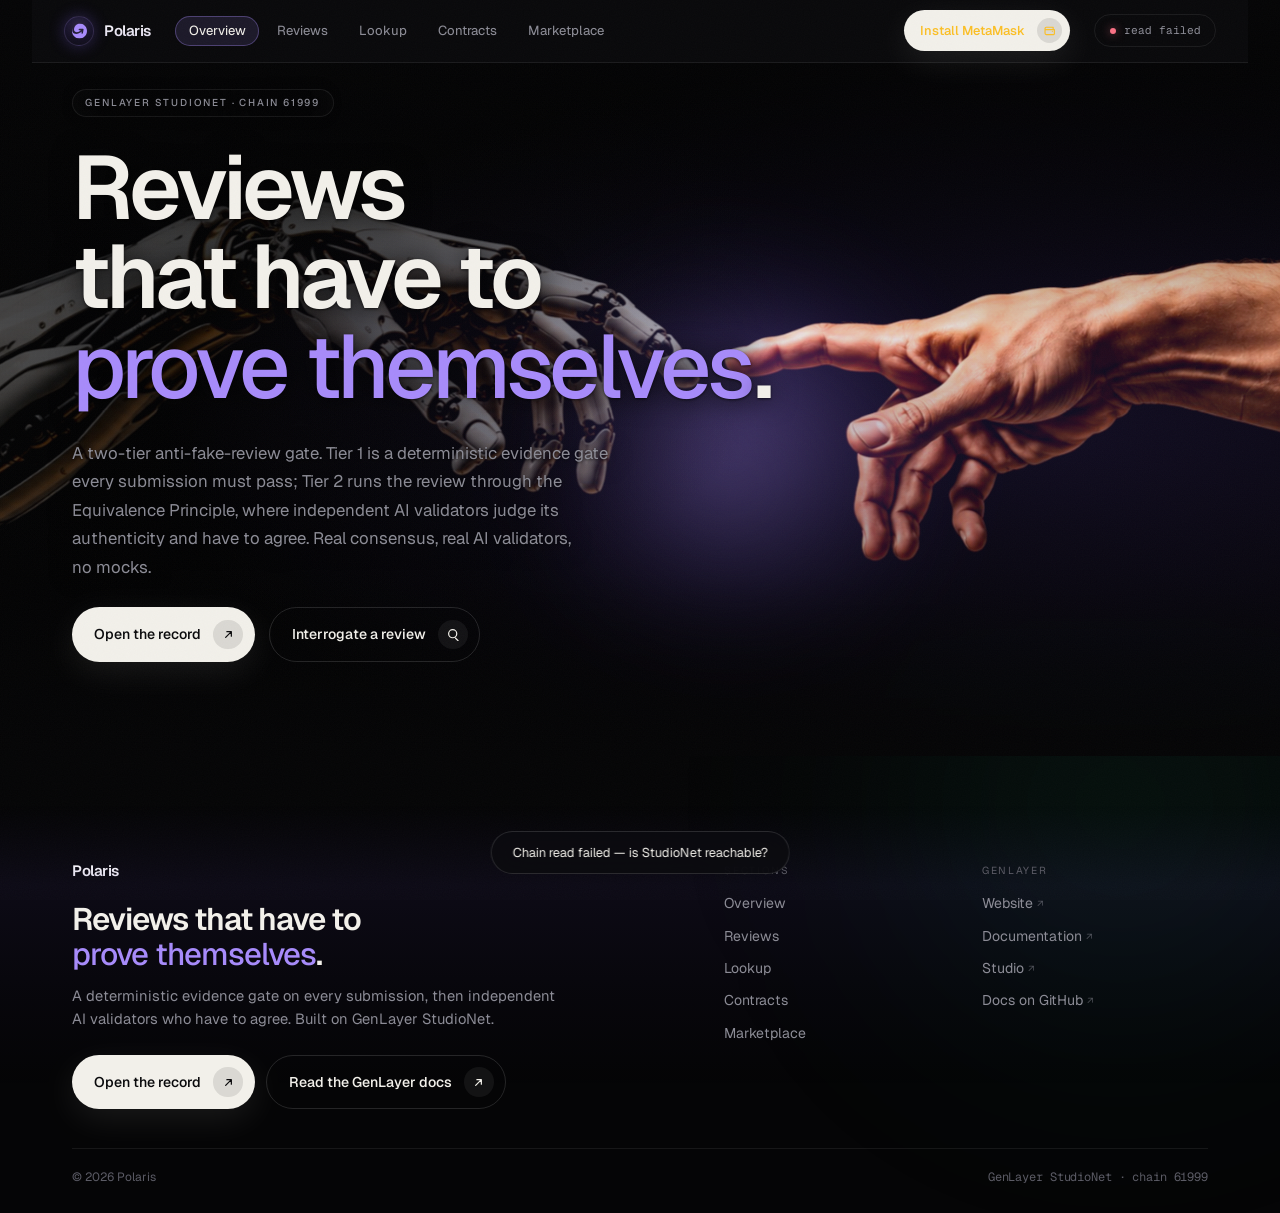
<file: frontend/index.html>
<!doctype html>
<html lang="en">
<head>
<meta charset="utf-8">
<meta name="viewport" content="width=device-width, initial-scale=1">
<title>Polaris — GenLayer review gate</title>
<meta name="description" content="Polaris is a two-tier anti-fake-review gate on GenLayer StudioNet: a deterministic evidence gate on every submission, then independent AI validators judging authenticity through the Equivalence Principle. Live consensus, live AI, no mocks.">
<link rel="icon" href="data:image/svg+xml,%3Csvg xmlns='http://www.w3.org/2000/svg' viewBox='0 0 32 32'%3E%3Cpath d='M16 3 27 9.5v13L16 29 5 22.5v-13Z' fill='none' stroke='%23A78BFA' stroke-width='2'/%3E%3Cpath d='m11 16 3.5 3.5L21 13' fill='none' stroke='%23A78BFA' stroke-width='2' stroke-linecap='round' stroke-linejoin='round'/%3E%3C/svg%3E">
<link rel="preconnect" href="https://fonts.googleapis.com">
<link rel="preconnect" href="https://fonts.gstatic.com" crossorigin>
<link href="https://fonts.googleapis.com/css2?family=Geist:wght@400;500;600;700&family=Geist+Mono:wght@400;500&display=swap" rel="stylesheet">
    <link rel="stylesheet" href="styles.css?v=20261025a">
</head>
<body>

<div class="orb orb-a" aria-hidden="true"></div>
<div class="orb orb-b" aria-hidden="true"></div>
<div class="grain" aria-hidden="true"></div>

<header class="nav-wrap">
  <nav class="nav" aria-label="Sections">
    <a class="brand" href="#overview" data-tab-link="overview">
      <span class="brand-mark" aria-hidden="true">
        <svg viewBox="0 0 24 24" width="15" height="15" fill="currentColor"><path d="M24 12c0 6.6274-5.3726 12-12 12S0 18.6274 0 12c0-1.8257.4071-3.5554 1.1374-5.1051C.6514 8.1257.433 9.3446.433 10.4863c0 5.4334 4.3868 6.2203 6.2537 6.2023 2.8371-.0257 6.1543-1.416 8.9485-3.9909l-.4714 2.6494c-.1054.606.2906 1.1392.8957 1.1426h.2503c.6274 0 1.0732-.5108 1.1863-1.1426l1.0063-5.6622c.12-.6283-.2932-1.14-.9214-1.14h-5.6726c-.6309 0-1.2077.3342-1.32.9677l-.0446.2554c-.09.6026.33 1.0569.9317 1.0569h2.9589a9.48 9.48 0 0 0-.1414.1388c-2.04 1.9312-4.5558 2.988-6.6403 2.988-2.0803 0-4.41-1.3123-4.41-4.2686C3.2426 3.5546 8.9906 0 12 0c6.6137 0 12 5.3726 12 12"/></svg>
      </span>
      <span class="brand-name">Polaris</span>
    </a>
    <div class="nav-links" role="tablist" aria-label="Dashboard sections">
      <button role="tab" id="tab-overview"  aria-controls="panel-overview"  aria-selected="true"  tabindex="0"  data-tab="overview">Overview</button>
      <button role="tab" id="tab-reviews"   aria-controls="panel-reviews"   aria-selected="false" tabindex="-1" data-tab="reviews">Reviews</button>
      <button role="tab" id="tab-lookup"    aria-controls="panel-lookup"    aria-selected="false" tabindex="-1" data-tab="lookup">Lookup</button>
      <button role="tab" id="tab-contracts" aria-controls="panel-contracts" aria-selected="false" tabindex="-1" data-tab="contracts">Contracts</button>
      <button role="tab" id="tab-test"      aria-controls="panel-test"      aria-selected="false" tabindex="-1" data-tab="test">Marketplace</button>
    </div>
    <div class="nav-actions">
      <button class="btn small wallet-btn" id="walletBtn" type="button">
        <span id="walletLabel">Connect wallet</span>
        <span class="btn-ico" aria-hidden="true"><svg viewBox="0 0 16 16" width="13" height="13"><path d="M2.5 5.5A1.5 1.5 0 0 1 4 4h8.5v2M2.5 5.5v6A1.5 1.5 0 0 0 4 13h9a1 1 0 0 0 1-1V7H4a1.5 1.5 0 0 1-1.5-1.5Zm9 3.5h.01" fill="none" stroke="currentColor" stroke-width="1.4" stroke-linecap="round" stroke-linejoin="round"/></svg></span>
      </button>
      <button class="mini-btn wallet-disconnect" id="walletDisconnect" type="button"
              title="Disconnect wallet" aria-label="Disconnect wallet" hidden>
        <svg viewBox="0 0 16 16" width="12" height="12"><path d="M6 2.5H4A1.5 1.5 0 0 0 2.5 4v8A1.5 1.5 0 0 0 4 13.5h2M10.5 8H14m0 0-2.5-2.5M14 8l-2.5 2.5" fill="none" stroke="currentColor" stroke-width="1.4" stroke-linecap="round" stroke-linejoin="round"/></svg>
      </button>
    </div>
    <div class="nav-status" id="netStatus">
      <span class="dot" id="netDot" aria-hidden="true"></span>
      <span id="netLabel">StudioNet</span>
    </div>
  </nav>
</header>

<main id="top">

  <!-- ══════════════════ OVERVIEW ══════════════════ -->
  <section class="panel" id="panel-overview" role="tabpanel" aria-labelledby="tab-overview" data-panel="overview">

    <div class="hero">
      <div class="hero-media" aria-hidden="true">
        <img class="hero-img" src="assets/creation-hands.jpg?v=20261018e" alt="" width="1672" height="941" fetchpriority="high" decoding="async">
        <span class="hero-glow"></span>
        <span class="hero-scrim"></span>
      </div>

      <div class="hero-inner">
        <div class="hero-copy">
          <span class="eyebrow">GenLayer StudioNet &middot; chain 61999</span>
          <h1>Reviews that have to<br><span class="em">prove themselves</span>.</h1>
          <p class="lede">A two-tier anti-fake-review gate. Tier 1 is a deterministic evidence
            gate every submission must pass; Tier 2 runs the review through the Equivalence
            Principle, where independent AI validators judge its authenticity and have to agree.
            Real consensus, real AI validators, no mocks.</p>
        </div>

        <div class="hero-cta">
          <a class="btn" href="#reviews" data-tab-link="reviews">
            <span>Open the record</span>
            <span class="btn-ico" aria-hidden="true"><svg viewBox="0 0 16 16" width="13" height="13"><path d="M4.5 11.5 11.5 4.5M6 4.5h5.5V10" fill="none" stroke="currentColor" stroke-width="1.5" stroke-linecap="round" stroke-linejoin="round"/></svg></span>
          </a>
          <a class="btn ghost" href="#lookup" data-tab-link="lookup">
            <span>Interrogate a review</span>
            <span class="btn-ico" aria-hidden="true"><svg viewBox="0 0 16 16" width="13" height="13"><path d="M7 12A5 5 0 1 0 7 2a5 5 0 0 0 0 10Zm3.6.6 3 3" fill="none" stroke="currentColor" stroke-width="1.5" stroke-linecap="round"/></svg></span>
          </a>
        </div>
      </div>
    </div>

  </section>

  <!-- ══════════════════ REVIEWS ══════════════════ -->
  <section class="panel" id="panel-reviews" role="tabpanel" aria-labelledby="tab-reviews" data-panel="reviews" hidden>
    <div class="panel-media" aria-hidden="true">
      <img class="panel-img" src="assets/ancient-dialogue.jpg?v=20261025a" alt="" width="1024" height="1536" decoding="async">
      <span class="panel-scrim"></span>
    </div>
    <div class="section">
      <header class="section-head">
        <span class="eyebrow">the ledger</span>
        <h2>Every review, <span class="em">verified</span>.</h2>
        <p class="section-sub">Rows stream live from <code class="mono">gen_call</code>. Open one
          to read the review text, the AI verdict and its confidence.</p>
      </header>

      <form class="product-bar" id="productForm">
        <label class="eyebrow" for="productInput">product id</label>
        <input class="mono" id="productInput" spellcheck="false" autocomplete="off"
               value="aurora-headphones" aria-label="Product id">
        <button class="btn small" type="submit">
          <span>Load</span>
          <span class="btn-ico" aria-hidden="true"><svg viewBox="0 0 16 16" width="12" height="12"><path d="M3 8h9.5M9 4.5 12.5 8 9 11.5" fill="none" stroke="currentColor" stroke-width="1.5" stroke-linecap="round" stroke-linejoin="round"/></svg></span>
        </button>
      </form>

      <div class="bezel">
        <div class="core table-core">
          <div class="table-toolbar">
            <span class="eyebrow" id="tableProduct">aurora-headphones</span>
            <span class="tiny dim" id="tableCount">&ndash;</span>
          </div>
          <div class="table-head" aria-hidden="true">
            <span>purchase id</span><span>score</span><span>verdict</span>
            <span>confidence</span><span>appeal</span>
          </div>
          <div id="reviewList" class="review-list">
            <div class="empty-line">Reading the chain&hellip;</div>
          </div>
        </div>
      </div>
    </div>
  </section>

  <!-- ══════════════════ LOOKUP ══════════════════ -->
  <section class="panel" id="panel-lookup" role="tabpanel" aria-labelledby="tab-lookup" data-panel="lookup" hidden>
    <div class="panel-media" aria-hidden="true">
      <img class="panel-img" src="assets/ancient-inquiry.jpg?v=20261020d" alt="" width="1024" height="1270" decoding="async">
      <span class="panel-scrim"></span>
    </div>
    <div class="section">
      <header class="section-head">
        <span class="eyebrow">point lookup</span>
        <h2>Interrogate any <span class="em">review</span>.</h2>
      </header>

      <div class="lookup-wrap">
        <form class="lookup glass-pill" id="lookupForm">
          <span class="lookup-icon" aria-hidden="true">
            <svg viewBox="0 0 16 16" width="15" height="15"><path d="M7 12A5 5 0 1 0 7 2a5 5 0 0 0 0 10Zm3.6.6 3 3" fill="none" stroke="currentColor" stroke-width="1.4" stroke-linecap="round"/></svg>
          </span>
          <input id="lookupInput" class="mono" placeholder="purchase id &mdash; try ord-live-1"
                 spellcheck="false" autocomplete="off" aria-label="Purchase id">
          <button class="btn small" type="submit">
            <span>Query</span>
            <span class="btn-ico" aria-hidden="true"><svg viewBox="0 0 16 16" width="12" height="12"><path d="M3 8h9.5M9 4.5 12.5 8 9 11.5" fill="none" stroke="currentColor" stroke-width="1.5" stroke-linecap="round" stroke-linejoin="round"/></svg></span>
          </button>
        </form>

        <div class="detail-slot" id="detailSlot">
          <div class="bezel dim-bezel">
            <div class="core detail-empty">
              <span class="empty-mark" aria-hidden="true">&#9671;</span>
              <p>Awaiting a purchase id. Try
                <button class="linkish mono" type="button" data-try="ord-live-1">ord-live-1</button>,
                <button class="linkish mono" type="button" data-try="ord-denied-1">ord-denied-1</button> or
                <button class="linkish mono" type="button" data-try="ord-pending-1">ord-pending-1</button>.</p>
            </div>
          </div>
        </div>
      </div>
    </div>
  </section>

  <!-- ══════════════════ CONTRACTS ══════════════════ -->
  <section class="panel" id="panel-contracts" role="tabpanel" aria-labelledby="tab-contracts" data-panel="contracts" hidden>
    <div class="section">
      <header class="section-head">
        <span class="eyebrow">on-chain contracts</span>
        <h2>Deployed to <span class="em">StudioNet</span>.</h2>
        <p class="section-sub"><code class="mono">ReviewVerifier</code> holds the two-tier gate;
          <code class="mono">DemoMarketplace</code> holds the order lifecycle. Both were deployed
          by <code class="mono">scripts\deploy.py</code>, which wrote this
          <code class="mono">config.json</code>.</p>
      </header>

      <aside class="hero-panel contracts-panel">
        <div class="bezel">
          <div class="core panel-core">
            <div class="panel-head">
              <span class="eyebrow">network</span>
              <span class="live-tag" id="rpcTag"><span class="pulse"></span>reads live</span>
            </div>

            <div class="net-grid">
              <div class="net-cell">
                <span class="net-k">network</span>
                <span class="net-v mono">StudioNet</span>
              </div>
              <div class="net-cell">
                <span class="net-k">chain id</span>
                <span class="net-v mono" id="chainId">&ndash;</span>
              </div>
            </div>

            <div class="addr-block">
              <span class="net-k">review_verifier</span>
              <div class="addr-line">
                <code class="mono" id="addrVerifier">&ndash;</code>
                <button class="copy" type="button" data-copy="verifier" title="Copy verifier address" aria-label="Copy verifier address">
                  <svg viewBox="0 0 16 16" width="12" height="12"><rect x="5.5" y="5.5" width="8" height="8" rx="1.6" fill="none" stroke="currentColor" stroke-width="1.3"/><path d="M10.5 5.5v-1A1.5 1.5 0 0 0 9 3H4a1.5 1.5 0 0 0-1.5 1.5V9A1.5 1.5 0 0 0 4 10.5h1" fill="none" stroke="currentColor" stroke-width="1.3"/></svg>
                </button>
              </div>
            </div>

            <div class="addr-block">
              <span class="net-k">demo_marketplace</span>
              <div class="addr-line">
                <code class="mono" id="addrMarket">&ndash;</code>
                <button class="copy" type="button" data-copy="marketplace" title="Copy marketplace address" aria-label="Copy marketplace address">
                  <svg viewBox="0 0 16 16" width="12" height="12"><rect x="5.5" y="5.5" width="8" height="8" rx="1.6" fill="none" stroke="currentColor" stroke-width="1.3"/><path d="M10.5 5.5v-1A1.5 1.5 0 0 0 9 3H4a1.5 1.5 0 0 0-1.5 1.5V9A1.5 1.5 0 0 0 4 10.5h1" fill="none" stroke="currentColor" stroke-width="1.3"/></svg>
                </button>
              </div>
            </div>

            <div class="addr-block">
              <span class="net-k">reader identity</span>
              <div class="addr-line">
                <code class="mono" id="addrReader">&ndash;</code>
                <button class="copy" type="button" data-copy="reader" title="Copy reader address" aria-label="Copy reader address">
                  <svg viewBox="0 0 16 16" width="12" height="12"><rect x="5.5" y="5.5" width="8" height="8" rx="1.6" fill="none" stroke="currentColor" stroke-width="1.3"/><path d="M10.5 5.5v-1A1.5 1.5 0 0 0 9 3H4a1.5 1.5 0 0 0-1.5 1.5V9A1.5 1.5 0 0 0 4 10.5h1" fill="none" stroke="currentColor" stroke-width="1.3"/></svg>
                </button>
              </div>
            </div>

            <p class="panel-foot">read path: <code class="mono">gen_call</code> (unsigned
              simulation &mdash; no wallet needed) &middot; writes signed in MetaMask</p>
          </div>
        </div>
      </aside>

      <div class="spec-grid">
        <div class="spec-cell">
          <span class="net-k">validators</span>
          <span class="net-v mono">5</span>
        </div>
        <div class="spec-cell">
          <span class="net-k">rotations</span>
          <span class="net-v mono">3</span>
        </div>
        <div class="spec-cell">
          <span class="net-k">validUntil</span>
          <span class="net-v mono">0</span>
        </div>
        <div class="spec-cell">
          <span class="net-k">leader_only</span>
          <span class="net-v mono">&rarr; 0x80</span>
        </div>
      </div>
      <p class="spec-note">Every write targets <code class="mono">ConsensusMain</code> exactly as
        <code class="mono">genlayer_py</code> does &mdash; byte-identical calldata, verified by
        <code class="mono">scripts\parity_reference.py</code> against
        <code class="mono">frontend\test_encode.html</code>.</p>
    </div>
  </section>

  <!-- ══════════════════ MARKETPLACE ══════════════════ -->
  <section class="panel" id="panel-test" role="tabpanel" aria-labelledby="tab-test" data-panel="test" hidden>
    <div class="panel-media" aria-hidden="true">
      <img class="panel-img" src="assets/ancient-assembly.jpg?v=20261025a" alt="" width="941" height="1672" decoding="async">
      <span class="panel-scrim"></span>
    </div>
    <div class="section">
      <header class="section-head">
        <span class="eyebrow">marketplace &middot; live writes</span>
        <h2>Work an order through <span class="em">the gate</span>.</h2>
        <p class="section-sub">List, buy, deliver, use, register, review, verify, appeal &mdash;
          every write is signed by the connected MetaMask account, and the UI only surfaces the
          actions that account may actually sign for a given order. The contracts enforce the same
          rules on-chain.</p>
      </header>

      <div class="bezel bench-full">
        <div class="core role-banner">
          <div class="role-now">
            <span class="eyebrow">acting as</span>
            <div class="role-line">
              <span class="pill role-chip" id="roleChip" data-role="none">not connected</span>
              <code class="mono role-addr" id="roleAddr">connect MetaMask to begin</code>
            </div>
            <p class="role-hint tiny" id="roleHint">Connect MetaMask to detect your role.</p>
          </div>
        </div>
      </div>

      <div class="tx-line" id="txStatus" hidden></div>

      <div class="bench-grid bench-two">
        <div class="bezel">
          <div class="core">
            <div class="cell-head">
              <span class="eyebrow">listings</span>
              <button class="mini-btn" id="marketRefresh" type="button" aria-label="Refresh listings">
                <svg viewBox="0 0 16 16" width="12" height="12"><path d="M13.5 8a5.5 5.5 0 1 1-1.6-3.9M13.5 1.5v3.2h-3.2" fill="none" stroke="currentColor" stroke-width="1.4" stroke-linecap="round" stroke-linejoin="round"/></svg>
              </button>
            </div>
            <div class="listing-grid" id="listingGrid">
              <div class="empty-line">Loading listings&hellip;</div>
            </div>
            <form class="action" id="listForm">
              <div class="action-head"><code class="mono">list_item</code><span class="tiny dim">you become the seller</span></div>
              <div class="action-fields">
                <input class="mono" name="productId" placeholder="product id" required autocomplete="off">
                <input name="title" placeholder="product title" required autocomplete="off">
                <input name="price" type="number" min="0" placeholder="price (GEN)" required>
              </div>
              <button class="btn small ghost" type="submit"><span>Publish listing</span><span class="btn-ico" aria-hidden="true">&#8599;</span></button>
            </form>
          </div>
        </div>

        <div class="bezel">
          <div class="core">
            <div class="cell-head">
              <span class="eyebrow">order book</span>
              <span class="tiny dim" id="orderCount">&mdash;</span>
            </div>
            <div class="order-book" id="orderBook">
              <div class="empty-line">Loading orders&hellip;</div>
            </div>
          </div>
        </div>
      </div>

      <div class="bezel bench-full order-detail" id="orderDetail" hidden>
        <div class="core" id="orderDetailBody"></div>
      </div>
    </div>
  </section>

</main>

<footer class="footer">
  <div class="footer-inner">

    <div class="footer-cta">
      <div class="footer-lead">
        <span class="brand footer-brand">
          <span class="brand-name">Polaris</span>
        </span>

        <h2 class="footer-head">Reviews that have to<br><span class="em">prove themselves</span>.</h2>
        <p class="footer-sub">A deterministic evidence gate on every submission, then independent
          AI validators who have to agree. Built on GenLayer StudioNet.</p>

        <div class="footer-actions">
          <a class="btn" href="#reviews" data-tab-link="reviews">
            <span>Open the record</span>
            <span class="btn-ico" aria-hidden="true"><svg viewBox="0 0 16 16" width="13" height="13"><path d="M4.5 11.5 11.5 4.5M6 4.5h5.5V10" fill="none" stroke="currentColor" stroke-width="1.5" stroke-linecap="round" stroke-linejoin="round"/></svg></span>
          </a>
          <a class="btn ghost" href="https://docs.genlayer.com" target="_blank" rel="noopener">
            <span>Read the GenLayer docs</span>
            <span class="btn-ico" aria-hidden="true"><svg viewBox="0 0 16 16" width="13" height="13"><path d="M4.5 11.5 11.5 4.5M6 4.5h5.5V10" fill="none" stroke="currentColor" stroke-width="1.5" stroke-linecap="round" stroke-linejoin="round"/></svg></span>
          </a>
        </div>
      </div>

      <nav class="footer-cols" aria-label="Footer">
        <div class="footer-col">
          <span class="net-k">Sections</span>
          <a href="#overview" data-tab-link="overview">Overview</a>
          <a href="#reviews" data-tab-link="reviews">Reviews</a>
          <a href="#lookup" data-tab-link="lookup">Lookup</a>
          <a href="#contracts" data-tab-link="contracts">Contracts</a>
          <a href="#test" data-tab-link="test">Marketplace</a>
        </div>
        <div class="footer-col">
          <span class="net-k">GenLayer</span>
          <a href="https://genlayer.com" target="_blank" rel="noopener">Website <span aria-hidden="true">&#8599;</span></a>
          <a href="https://docs.genlayer.com" target="_blank" rel="noopener">Documentation <span aria-hidden="true">&#8599;</span></a>
          <a href="https://studio.genlayer.com" target="_blank" rel="noopener">Studio <span aria-hidden="true">&#8599;</span></a>
          <a href="https://github.com/genlayerlabs/genlayer-docs" target="_blank" rel="noopener">Docs on GitHub <span aria-hidden="true">&#8599;</span></a>
        </div>
      </nav>
    </div>

    <div class="footer-bar">
      <span>&copy; 2026 Polaris</span>
      <span class="mono">GenLayer StudioNet &middot; chain 61999</span>
    </div>

  </div>
</footer>

<div class="toast" id="toast" role="status" aria-live="polite"></div>

    <script src="vendor/ethers.umd.min.js?v=20261025a"></script>
    <script src="gl-codec.js?v=20261025a"></script>
    <script src="wallet.js?v=20261025a"></script>
    <script src="app.js?v=20261025a"></script>
</body>
</html>
</file>
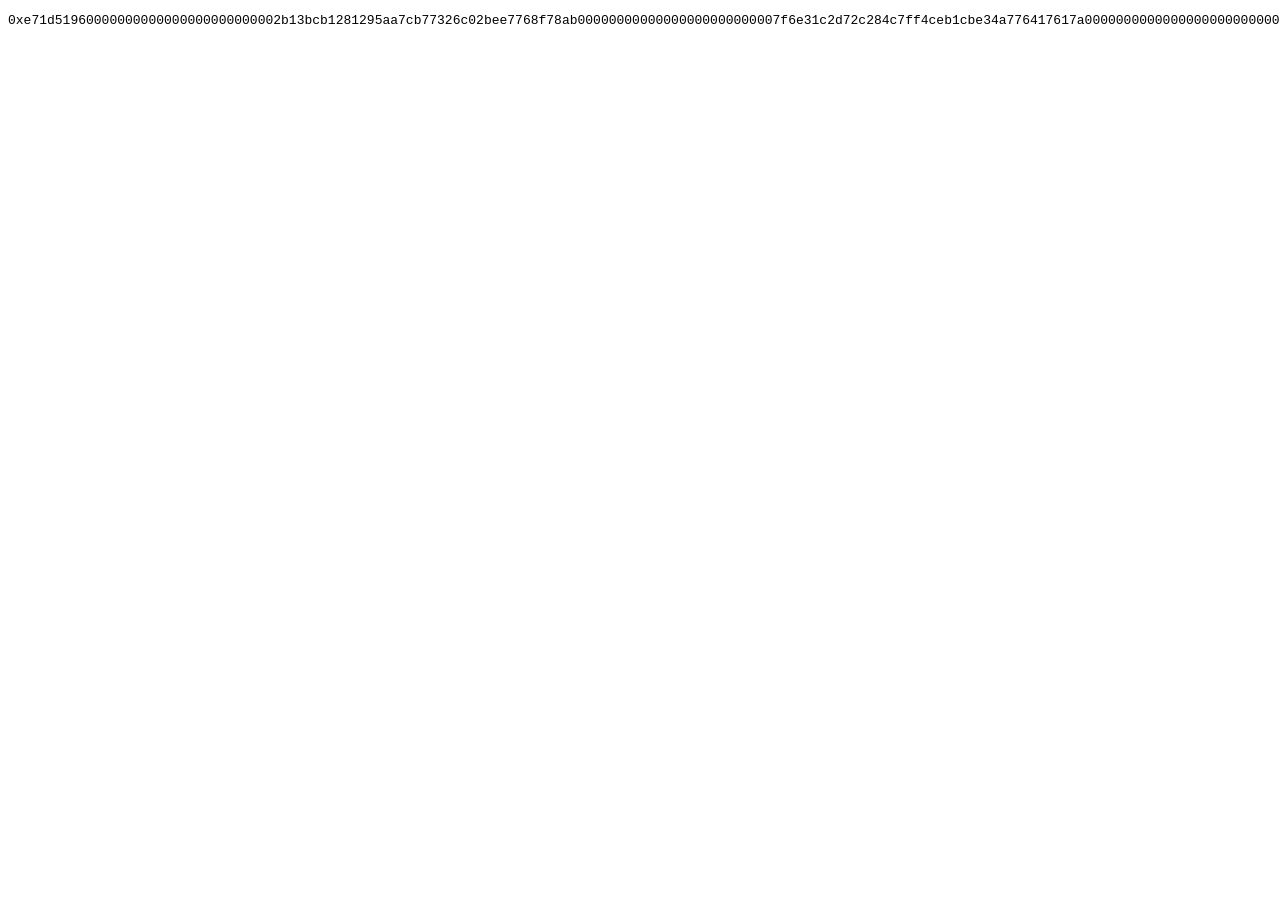
<file: frontend/test_encode.html>
<!doctype html>
<html lang="en">
<head>
  <meta charset="utf-8" />
  <title>PENDING</title>
</head>
<body>
  <pre id="out">computing…</pre>
  <script src="vendor/ethers.umd.min.js"></script>
  <script src="gl-codec.js"></script>
  <script>
  /* Parity harness: computes the exact addTransaction calldata the app
     would send for a fixed fixture, mirroring genlayer_py's write path.
     Headless-browser run dumps the result into document.title so the
     caller can diff it against the Python reference. */

  const SENDER    = "0x2b13bcb1281295aa7cb77326c02bee7768f78ab0";
  const RECIPIENT = "0x7f6e31c2d72c284c7ff4ceb1cbe34a776417617a"; /* verifier */
  const VALIDATORS = 5, MAX_ROTATIONS = 3;

  /* fixture — must match scripts/parity_reference.py */
  const FIXTURE = {
    method: "submit_review",
    args: ["parity-check-1", 5, "hello", "https://example.com/p", ""]
  };

  /* baked ConsensusMain ABI — mirrors genlayer_py CONSENSUS_MAIN_ABI
     (uint256 fields, always 6 inputs incl. validUntil, payable) */
  const CONS_ABI = [
    {
      type: "function", name: "addTransaction", stateMutability: "payable",
      inputs: [
        { name: "_sender",    type: "address" },
        { name: "_recipient", type: "address" },
        { name: "_numOfInitialValidators", type: "uint256" },
        { name: "_maxRotations", type: "uint256" },
        { name: "_calldata",  type: "bytes" },
        { name: "_validUntil", type: "uint256" }
      ],
      outputs: []
    }
  ];

  function glPayload(method, args) {
    const obj = { method };
    if (args && args.length) obj.args = args;
    /* leader_only=false -> Python rlp(False) = 0x80 */
    return rlpEncode([calldataEncode(obj), new Uint8Array(0)]);
  }

  function buildAddTxData(sender, recipient, method, args) {
    const iface = new ethers.Interface(CONS_ABI);
    const fn = iface.getFunction("addTransaction");
    const payload = "0x" + hex(glPayload(method, args));
    const base = [sender, recipient, VALIDATORS, MAX_ROTATIONS, payload];
    const callArgs = fn.inputs.length >= 6 ? [...base, 0] : base;
    return iface.encodeFunctionData("addTransaction", callArgs);
  }

  try {
    const data = buildAddTxData(SENDER, RECIPIENT, FIXTURE.method, FIXTURE.args);
    document.title = data.toLowerCase();
    document.getElementById("out").textContent = data;
  } catch (e) {
    document.title = "ERROR:" + e.message;
    document.getElementById("out").textContent = e.stack || String(e);
  }
  </script>
</body>
</html>
</file>
<file: frontend/styles.css>
/* Hallmark · genre: atmospheric · macrostructure: Workbench (tabbed app shell)
   theme: locked custom "Ethereal Night" (project brand: dark paper, cool violet)
   type: ONE family + its mono — Geist 400/500/600 (display & body,
         weight-driven hierarchy) · Geist Mono (all data, code, microlabels).
         Accent words <span class="em"> = Geist 500 violet, no serif.
   rhythm: systematic front page — hero → divider → siblings; every section
         uses the same eyebrow/h1/bezel/card language across all 5 tabs.
   enrichment: none · nav: N5 floating pill -> WAI-ARIA tablist · footer: Ft5

   VERITAS — Ethereal Glass on OLED black.
   Motion law: transform + opacity only, always cubic-bezier(.32,.72,0,1). */

:root {
  color-scheme: dark;
  --bg: #050506;
  --core: #0a0a0d;
  --core-2: #0d0d11;
  --shell: rgba(255, 255, 255, 0.04);
  --hair: rgba(255, 255, 255, 0.075);
  --hair-strong: rgba(255, 255, 255, 0.13);
  --violet-soft: rgba(167, 139, 250, 0.12);
  --ink: #f2f0ea;
  --dim: #8c8c96;
  --dimmer: #5c5c66;
  --violet: #a78bfa;
  --violet-deep: #7c5cf0;
  --emerald: #34d399;
  --rose: #fb7185;
  --amber: #fbbf24;
  --slate: #94a3b8;
  --ease: cubic-bezier(0.32, 0.72, 0, 1);
  --ease-soft: cubic-bezier(0.25, 0.6, 0.2, 1);
  --r-out: 1.75rem;
  --r-in: 1.375rem;
  --font: "Geist", "Segoe UI", system-ui, sans-serif;
  --font-display: "Geist", "Segoe UI", system-ui, sans-serif;
  --mono: "Geist Mono", ui-monospace, SFMono-Regular, monospace;
}

* { box-sizing: border-box; margin: 0; padding: 0; }

html { scroll-behavior: smooth; }

body {
  background: var(--bg);
  color: var(--ink);
  font-family: var(--font);
  font-weight: 400;
  font-size: 16px;
  line-height: 1.6;
  -webkit-font-smoothing: antialiased;
  overflow-x: clip;
  min-height: 100dvh;
}

::selection { background: rgba(124, 92, 240, 0.35); color: #fff; }

.mono { font-family: var(--mono); font-weight: 400; letter-spacing: -0.01em; font-variant-numeric: tabular-nums; }
.tiny { font-size: 0.72rem; }
.dim { color: var(--dim); }

/* ── ambient: orbs + grain ─────────────────────────────────────── */

.orb {
  position: fixed;
  border-radius: 50%;
  pointer-events: none;
  z-index: 0;
  filter: blur(110px);
  will-change: transform;
}
.orb-a {
  width: 52rem; height: 52rem;
  top: -18rem; left: -14rem;
  background: radial-gradient(circle, rgba(124, 92, 240, 0.17), transparent 65%);
  animation: drift-a 26s var(--ease-soft) infinite alternate;
}
.orb-b {
  width: 44rem; height: 44rem;
  bottom: -16rem; right: -12rem;
  background: radial-gradient(circle, rgba(16, 185, 129, 0.10), transparent 65%);
  animation: drift-b 32s var(--ease-soft) infinite alternate;
}
@keyframes drift-a { to { transform: translate3d(6rem, 4rem, 0) scale(1.06); } }
@keyframes drift-b { to { transform: translate3d(-5rem, -3rem, 0) scale(1.08); } }

.grain {
  position: fixed; inset: 0;
  z-index: 50;
  pointer-events: none;
  opacity: 0.05;
  background-image: url("data:image/svg+xml,%3Csvg xmlns='http://www.w3.org/2000/svg' width='140' height='140'%3E%3Cfilter id='n'%3E%3CfeTurbulence type='fractalNoise' baseFrequency='0.85' numOctaves='2'/%3E%3C/filter%3E%3Crect width='140' height='140' filter='url(%23n)' opacity='0.55'/%3E%3C/svg%3E");
}

/* ── shared: eyebrow, bezel, reveal ────────────────────────────── */

.eyebrow {
  display: inline-flex;
  align-items: center;
  gap: 0.5rem;
  font-size: 10px;
  font-weight: 500;
  text-transform: uppercase;
  letter-spacing: 0.18em;
  color: var(--dim);
  border: 1px solid var(--hair);
  background: rgba(255, 255, 255, 0.02);
  border-radius: 999px;
  padding: 0.32rem 0.78rem;
  width: max-content;
}

.bezel {
  background: var(--shell);
  border: 1px solid var(--hair);
  border-radius: var(--r-out);
  padding: 0.4rem;
  transition: border-color 0.7s var(--ease), transform 0.7s var(--ease);
}
.bezel:hover { border-color: var(--hair-strong); }
.core {
  background: linear-gradient(180deg, var(--core-2), var(--core));
  border: 1px solid rgba(255, 255, 255, 0.045);
  border-radius: var(--r-in);
  box-shadow: inset 0 1px 0 rgba(255, 255, 255, 0.06);
  padding: 1.6rem;
}
.dim-bezel { opacity: 0.85; }

.reveal {
  opacity: 0;
  transform: translate3d(0, 28px, 0);
  filter: blur(6px);
  transition:
    opacity 0.9s var(--ease) var(--d, 0s),
    transform 0.9s var(--ease) var(--d, 0s),
    filter 0.9s var(--ease) var(--d, 0s);
}
.reveal.in { opacity: 1; transform: none; filter: blur(0); }

@media (prefers-reduced-motion: reduce) {
  .reveal { opacity: 1; transform: none; filter: none; transition: none; }
  .orb-a, .orb-b, .pulse { animation: none !important; }
}

/* ?flat=1 debug affordance: force all reveals visible (used for screenshots) */
html.flat { scroll-behavior: auto; }
html.flat .reveal { opacity: 1; transform: none; filter: none; transition: none; }
html.flat .orb-a, html.flat .orb-b { animation: none; }

/* ── nav: floating glass pill ──────────────────────────────────── */

.nav-wrap {
  position: fixed;
  top: 0;
  left: 0;
  right: 0;
  z-index: 40;
  display: flex;
  justify-content: center;
  padding: 0;
  pointer-events: none;
}
.nav {
  pointer-events: auto;
  display: flex;
  align-items: center;
  gap: 1.5rem;
  width: 100%;
  max-width: 76rem;
  background: rgba(10, 10, 13, 0.92);
  backdrop-filter: blur(20px);
  -webkit-backdrop-filter: blur(20px);
  border-bottom: 1px solid var(--hair);
  padding: 0.65rem 2rem;
}

.brand {
  display: inline-flex;
  align-items: center;
  gap: 0.6rem;
  color: var(--ink);
  text-decoration: none;
}
.brand-name {
  font-weight: 600;
  font-size: 0.94rem;
  letter-spacing: -0.028em;
  background: linear-gradient(180deg, #ffffff 0%, #d8d2e8 100%);
  -webkit-background-clip: text;
  background-clip: text;
  -webkit-text-fill-color: transparent;
}
/* Polaris mark: the circular sweep set in a slow beacon glow */
.brand-mark {
  position: relative;
  display: inline-grid;
  place-items: center;
  width: 1.9rem;
  height: 1.9rem;
  flex: none;
  border-radius: 50%;
  color: var(--violet);
  background:
    radial-gradient(circle at 50% 38%, rgba(167, 139, 250, 0.26), rgba(124, 92, 240, 0.07) 58%, transparent 74%);
  border: 1px solid rgba(167, 139, 250, 0.24);
  box-shadow:
    0 0 16px rgba(124, 92, 240, 0.3),
    inset 0 0 10px rgba(124, 92, 240, 0.16);
  animation: brand-beacon 5.5s var(--ease-soft) infinite;
}
.brand-mark svg { display: block; transform: translateY(0.5px); }
@keyframes brand-beacon {
  0%, 100% {
    box-shadow: 0 0 14px rgba(124, 92, 240, 0.24), inset 0 0 10px rgba(124, 92, 240, 0.14);
    border-color: rgba(167, 139, 250, 0.2);
  }
  50% {
    box-shadow: 0 0 24px rgba(124, 92, 240, 0.46), inset 0 0 14px rgba(124, 92, 240, 0.24);
    border-color: rgba(167, 139, 250, 0.38);
  }
}
@media (prefers-reduced-motion: reduce) { .brand-mark { animation: none; } }

.nav-actions {
  margin-left: auto;
  display: inline-flex;
  align-items: center;
  gap: 0.45rem;
}
.wallet-disconnect { color: var(--dim); }
.wallet-disconnect:hover { color: var(--rose); border-color: rgba(251, 113, 133, 0.4); }
.wallet-disconnect[hidden] { display: none; }

.nav-links { display: flex; gap: 0.25rem; }
.nav-links [role="tab"] {
  appearance: none;
  background: none;
  border: none;
  cursor: pointer;
  font-family: var(--font);
  color: var(--dim);
  text-decoration: none;
  font-size: 0.82rem;
  font-weight: 430;
  padding: 0.42rem 0.85rem;
  border-radius: 999px;
  white-space: nowrap;
  transition: color 0.5s var(--ease), background 0.5s var(--ease), transform 0.5s var(--ease);
}
.nav-links [role="tab"]:hover { color: var(--ink); background: rgba(255, 255, 255, 0.05); transform: translate3d(0, -1px, 0); }
.nav-links [role="tab"][aria-selected="true"] {
  color: var(--ink);
  background: var(--violet-soft);
  box-shadow: inset 0 0 0 1px rgba(167, 139, 250, 0.35);
}
.nav-links [role="tab"]:focus-visible {
  outline: 2px solid var(--violet);
  outline-offset: 2px;
  color: var(--ink);
}

.nav-status {
  display: inline-flex;
  align-items: center;
  gap: 0.5rem;
  font-family: var(--mono);
  font-size: 0.7rem;
  color: var(--dim);
  border: 1px solid var(--hair);
  border-radius: 999px;
  padding: 0.42rem 0.9rem;
  white-space: nowrap;
}
.dot {
  width: 6px; height: 6px;
  border-radius: 50%;
  background: var(--slate);
  transition: background 0.6s var(--ease), box-shadow 0.6s var(--ease);
}
.dot.ok { background: var(--emerald); box-shadow: 0 0 10px rgba(52, 211, 153, 0.7); }
.dot.err { background: var(--rose); box-shadow: 0 0 10px rgba(251, 113, 133, 0.6); }

.pulse {
  width: 6px; height: 6px;
  border-radius: 50%;
  background: var(--emerald);
  box-shadow: 0 0 8px rgba(52, 211, 153, 0.8);
  animation: pulse 2.4s var(--ease-soft) infinite;
}
@keyframes pulse {
  0%, 100% { opacity: 1; transform: scale(1); }
  50% { opacity: 0.35; transform: scale(0.72); }
}

/* ── hero ──────────────────────────────────────────────────────── */

.hero {
  position: relative;
  isolation: isolate;
  display: flex;
  align-items: flex-start;
  min-height: clamp(36rem, 84vh, 52rem);
  overflow: clip;
}

.hero-media { position: absolute; inset: 0; z-index: -1; overflow: hidden; }
/* every backdrop image dissolves into the page - no hard bottom edge */
.hero-img,
.panel-img {
  -webkit-mask-image: linear-gradient(180deg, #000 0%, #000 76%, transparent 100%);
  mask-image: linear-gradient(180deg, #000 0%, #000 76%, transparent 100%);
}
.hero-img {
  width: 100%;
  height: 100%;
  object-fit: cover;
  object-position: center 42%;
  transform: scale(1.06);
  opacity: 0.96;
  filter: contrast(1.12) saturate(1.08) brightness(1);
  animation: hero-drift 30s var(--ease-soft) infinite alternate;
  will-change: transform;
}
@keyframes hero-drift {
  from { transform: scale(1.06) translate3d(0, 0, 0); }
  to   { transform: scale(1.13) translate3d(0, -1.4%, 0); }
}
.hero-glow {
  position: absolute;
  left: 57%;
  top: 60%;
  width: 30rem;
  height: 30rem;
  margin: -15rem 0 0 -15rem;
  border-radius: 50%;
  background: radial-gradient(circle, rgba(167, 139, 250, 0.55), rgba(124, 92, 240, 0.14) 42%, transparent 70%);
  filter: blur(46px);
  mix-blend-mode: screen;
  pointer-events: none;
  animation: hero-pulse 7s var(--ease-soft) infinite alternate;
}
@keyframes hero-pulse {
  from { opacity: 0.45; transform: scale(0.9); }
  to   { opacity: 0.95; transform: scale(1.08); }
}
.hero-scrim {
  position: absolute;
  inset: 0;
  background:
    linear-gradient(180deg, var(--bg) 0%, rgba(5, 5, 6, 0.5) 16%, rgba(5, 5, 6, 0) 44%, rgba(5, 5, 6, 0.35) 76%, var(--bg) 100%),
    radial-gradient(120% 90% at 82% 58%, rgba(124, 92, 240, 0.16), transparent 58%),
    radial-gradient(52% 54% at 22% 42%, rgba(5, 5, 6, 0.72), rgba(5, 5, 6, 0.32) 55%, transparent 76%),
    linear-gradient(96deg, rgba(5, 5, 6, 0.55) 0%, rgba(5, 5, 6, 0.15) 40%, transparent 58%);
}

.hero-copy { text-shadow: 0 1px 26px rgba(5, 5, 6, 0.9), 0 1px 3px rgba(5, 5, 6, 0.65); }

.hero-inner {
  position: relative;
  z-index: 1;
  width: 100%;
  max-width: 76rem;
  margin: 0 auto;
  padding: 5.5rem 2.5rem 4rem;
}
.hero-copy { max-width: 46rem; }

@media (prefers-reduced-motion: reduce) {
  .hero-img, .hero-glow { animation: none; }
}

.hero-copy h1 {
  font-family: var(--font-display);
  font-size: clamp(3.2rem, 7vw, 6rem);
  line-height: 1.0;
  font-weight: 600;
  letter-spacing: -0.045em;
  margin: 1.6rem 0 1.7rem;
  text-wrap: balance;
}
.hero-copy h1 .em,
.section-head h2 .em {
  font-weight: 500;
  color: var(--violet);
  font-family: inherit;
  font-style: normal;
  padding-right: 0.04em;
}
.lede {
  max-width: 34rem;
  color: var(--dim);
  font-size: 1.05rem;
  font-weight: 400;
  line-height: 1.7;
  text-wrap: pretty;
}

.live { color: var(--emerald); }
.denied { color: var(--rose); }
.manual { color: var(--amber); }
.pending { color: var(--slate); }

.hero-cta { display: flex; gap: 0.9rem; flex-wrap: wrap; margin-top: 1.6rem; }

/* button-in-button */
.btn {
  display: inline-flex;
  align-items: center;
  gap: 0.75rem;
  background: var(--ink);
  color: #0a0a0c;
  text-decoration: none;
  font-weight: 530;
  font-size: 0.88rem;
  border: none;
  border-radius: 999px;
  padding: 0.72rem 0.72rem 0.72rem 1.4rem;
  cursor: pointer;
  font-family: var(--font);
  transition: transform 0.6s var(--ease), background 0.6s var(--ease), box-shadow 0.6s var(--ease);
  box-shadow: 0 10px 34px rgba(242, 240, 234, 0.09);
}
.btn:hover { transform: translate3d(0, -2px, 0); box-shadow: 0 16px 44px rgba(242, 240, 234, 0.14); }
.btn:active { transform: translate3d(0, 0, 0) scale(0.985); }
.btn-ico {
  display: inline-flex;
  align-items: center;
  justify-content: center;
  width: 1.85rem; height: 1.85rem;
  border-radius: 50%;
  background: rgba(10, 10, 12, 0.1);
  transition: transform 0.6s var(--ease);
}
.btn:hover .btn-ico { transform: translate3d(2px, -2px, 0) scale(1.08); }

.btn.ghost {
  background: transparent;
  color: var(--ink);
  border: 1px solid var(--hair-strong);
  box-shadow: none;
}
.btn.ghost:hover { background: rgba(255, 255, 255, 0.045); }
.btn.ghost .btn-ico { background: rgba(255, 255, 255, 0.06); }
.btn.small { padding: 0.5rem 0.5rem 0.5rem 1.05rem; font-size: 0.8rem; }
.btn.small .btn-ico { width: 1.55rem; height: 1.55rem; }

/* hero panel (network instrument) */
.panel-core { padding: 1.5rem; }
.panel-head, .cell-head {
  display: flex;
  align-items: center;
  justify-content: space-between;
  gap: 1rem;
  flex-wrap: wrap;
  margin-bottom: 1.35rem;
}
.live-tag {
  display: inline-flex;
  align-items: center;
  gap: 0.45rem;
  font-family: var(--mono);
  font-size: 0.68rem;
  text-transform: uppercase;
  letter-spacing: 0.16em;
  color: var(--emerald);
}

.net-grid {
  display: grid;
  grid-template-columns: repeat(2, minmax(0, 1fr));
  gap: 0.75rem;
  margin-bottom: 1rem;
}
.net-cell {
  border: 1px solid var(--hair);
  border-radius: 0.9rem;
  padding: 0.7rem 0.9rem;
  display: flex;
  flex-direction: column;
  gap: 0.2rem;
  background: rgba(255, 255, 255, 0.015);
}
.net-k {
  font-size: 0.64rem;
  text-transform: uppercase;
  letter-spacing: 0.16em;
  color: var(--dimmer);
}
.net-v { font-size: 0.92rem; }

.addr-block {
  border: 1px solid var(--hair);
  border-radius: 0.9rem;
  padding: 0.62rem 0.9rem 0.7rem;
  margin-bottom: 0.6rem;
  background: rgba(255, 255, 255, 0.015);
}
.addr-line {
  display: flex;
  align-items: center;
  justify-content: space-between;
  gap: 0.6rem;
  margin-top: 0.18rem;
}
.addr-line code {
  font-size: 0.76rem;
  color: var(--ink);
  overflow: hidden;
  text-overflow: ellipsis;
  white-space: nowrap;
  min-width: 0; /* flex items refuse to shrink below content without this */
}
.copy, .mini-btn {
  display: inline-flex;
  align-items: center;
  justify-content: center;
  width: 1.75rem; height: 1.75rem;
  flex: none;
  border-radius: 50%;
  border: 1px solid var(--hair);
  background: rgba(255, 255, 255, 0.03);
  color: var(--dim);
  cursor: pointer;
  transition: color 0.5s var(--ease), border-color 0.5s var(--ease), transform 0.5s var(--ease), background 0.5s var(--ease);
}
.copy:hover, .mini-btn:hover {
  color: var(--ink);
  border-color: var(--hair-strong);
  transform: translate3d(0, -1px, 0);
  background: rgba(255, 255, 255, 0.07);
}
.copy.ok { color: var(--emerald); border-color: rgba(52, 211, 153, 0.4); }
.mini-btn.spin svg { transform: rotate(360deg); transition: transform 0.7s var(--ease); }
.mini-btn.solid { background: rgba(255, 255, 255, 0.08); color: var(--ink); }

.panel-foot {
  margin-top: 1rem;
  font-size: 0.72rem;
  color: var(--dimmer);
}
.panel-foot code { color: var(--dim); font-size: 0.7rem; }

/* ── sections ──────────────────────────────────────────────────── */

.section {
  position: relative;
  z-index: 1;
  max-width: 76rem;
  margin: 0 auto;
  padding: 6.5rem 2.5rem;
}
.section-head { margin-bottom: 3.2rem; display: flex; flex-direction: column; gap: 1.1rem; }
.section-head .eyebrow { margin-top: 1.5rem; }
.section-head h2 {
  font-family: var(--font-display);
  font-size: clamp(2.1rem, 4vw, 3.4rem);
  font-weight: 600;
  letter-spacing: -0.04em;
  line-height: 1.04;
  text-wrap: balance;
}
.section-sub { color: var(--dim); max-width: 36rem; font-size: 0.95rem; line-height: 1.65; text-wrap: pretty; }
.section-sub code { font-size: 0.82rem; color: var(--ink); }

/* headings sitting on a panel backdrop need a shadow to stay legible */
#panel-lookup .section-head h2,
#panel-lookup .section-head .eyebrow {
  text-shadow: 0 2px 22px rgba(5, 5, 6, 0.92), 0 1px 3px rgba(5, 5, 6, 0.7);
}

/* review table ................................. */

.table-core { padding: 0.55rem; }
.table-toolbar {
  display: flex;
  align-items: center;
  justify-content: space-between;
  padding: 0.9rem 1.1rem 0.85rem;
}
.table-head, .row-main {
  display: grid;
  grid-template-columns: 2.1fr 0.9fr 1fr 1.2fr 0.8fr;
  gap: 1rem;
  align-items: center;
}
.table-head {
  padding: 0.55rem 1.25rem;
  font-size: 0.64rem;
  text-transform: uppercase;
  letter-spacing: 0.16em;
  color: var(--dimmer);
  border-top: 1px solid var(--hair);
  border-bottom: 1px solid var(--hair);
}

.review-list { display: flex; flex-direction: column; }

.review-item { border-bottom: 1px solid rgba(255, 255, 255, 0.045); }
.review-item:last-child { border-bottom: none; }

.row-main {
  width: 100%;
  background: transparent;
  border: none;
  color: inherit;
  font: inherit;
  text-align: left;
  padding: 1.05rem 1.25rem;
  cursor: pointer;
  transition: background 0.55s var(--ease);
}
.row-main:hover { background: rgba(255, 255, 255, 0.028); }
.row-main:focus-visible { outline: 1px solid rgba(167, 139, 250, 0.55); outline-offset: -1px; }

.pid { font-size: 0.8rem; overflow: hidden; text-overflow: ellipsis; white-space: nowrap; }
.stars { color: var(--amber); font-size: 0.8rem; letter-spacing: 0.12em; white-space: nowrap; }
.stars .off { color: rgba(251, 191, 36, 0.22); }

.pill {
  display: inline-flex;
  align-items: center;
  gap: 0.4rem;
  width: max-content;
  font-family: var(--mono);
  font-size: 0.64rem;
  letter-spacing: 0.12em;
  text-transform: uppercase;
  border-radius: 999px;
  padding: 0.3rem 0.7rem;
  border: 1px solid;
}
.pill::before { content: ""; width: 5px; height: 5px; border-radius: 50%; background: currentColor; }
.pill-live { color: var(--emerald); border-color: rgba(52, 211, 153, 0.3); background: rgba(52, 211, 153, 0.07); }
.pill-denied { color: var(--rose); border-color: rgba(251, 113, 133, 0.3); background: rgba(251, 113, 133, 0.07); }
.pill-manual { color: var(--amber); border-color: rgba(251, 191, 36, 0.3); background: rgba(251, 191, 36, 0.07); }
.pill-pending { color: var(--slate); border-color: rgba(148, 163, 184, 0.3); background: rgba(148, 163, 184, 0.07); }

.conf { display: flex; align-items: center; gap: 0.6rem; }
.conf-bar {
  flex: 1;
  max-width: 5.5rem;
  height: 3px;
  border-radius: 999px;
  background: rgba(255, 255, 255, 0.06);
  overflow: hidden;
}
.conf-bar i { display: block; height: 100%; background: var(--violet); border-radius: 999px; transition: width 1s var(--ease); }
.conf-num { font-family: var(--mono); font-size: 0.72rem; color: var(--dim); min-width: 2.1rem; }

.appeal { font-size: 0.7rem; color: var(--dimmer); font-family: var(--mono); letter-spacing: 0.06em; }
.appeal.yes { color: var(--amber); }

/* expandable detail (grid-rows trick) */
.row-detail {
  display: grid;
  grid-template-rows: 0fr;
  transition: grid-template-rows 0.7s var(--ease);
}
.review-item.open .row-detail { grid-template-rows: 1fr; }
.row-detail > div { overflow: hidden; }
.detail-inner {
  margin: 0 1.25rem 1.15rem;
  padding: 1.15rem 1.25rem;
  border: 1px solid var(--hair);
  border-radius: 1.1rem;
  background: rgba(255, 255, 255, 0.018);
  display: grid;
  grid-template-columns: 1.6fr 1fr;
  gap: 1.4rem;
  opacity: 0;
  transform: translate3d(0, 8px, 0);
  transition: opacity 0.7s var(--ease) 0.08s, transform 0.7s var(--ease) 0.08s;
}
.review-item.open .detail-inner { opacity: 1; transform: none; }
.review-text { font-size: 0.9rem; color: var(--ink); line-height: 1.6; }
.review-meta { display: flex; flex-direction: column; gap: 0.55rem; }
.meta-row { display: flex; flex-direction: column; gap: 0.12rem; }
.meta-row code { font-size: 0.72rem; color: var(--dim); word-break: break-all; }
.verdict-reason {
  font-size: 0.8rem;
  color: var(--dim);
  line-height: 1.55;
  border-left: 2px solid rgba(167, 139, 250, 0.35);
  padding-left: 0.85rem;
  margin-top: 0.2rem;
}

/* evidence links: product web link + media/file links on a review */
.evidence-links {
  display: flex;
  flex-direction: column;
  gap: 0.4rem;
  margin-top: 0.9rem;
}
.evidence-links .net-k { margin-top: 0.35rem; }
.evidence-links .net-k:first-child { margin-top: 0; }
.evidence-link {
  display: inline-flex;
  align-items: center;
  gap: 0.4rem;
  width: fit-content;
  max-width: 100%;
  color: var(--violet);
  text-decoration: none;
  font-size: 0.76rem;
  border: 1px solid rgba(167, 139, 250, 0.25);
  background: rgba(124, 92, 240, 0.08);
  border-radius: 999px;
  padding: 0.28rem 0.7rem;
  transition: border-color 0.4s var(--ease), background 0.4s var(--ease);
}
.evidence-link .mono {
  overflow: hidden;
  text-overflow: ellipsis;
  white-space: nowrap;
  max-width: 24rem;
}
.evidence-link svg { flex: none; opacity: 0.8; }
.evidence-link:hover {
  color: var(--ink);
  border-color: rgba(167, 139, 250, 0.5);
  background: rgba(124, 92, 240, 0.16);
}

.empty-line { padding: 2.4rem; text-align: center; color: var(--dimmer); font-size: 0.88rem; }

/* ── lookup ────────────────────────────────────────────────────── */

.lookup-wrap { display: flex; flex-direction: column; gap: 1.4rem; }
.lookup {
  display: flex;
  align-items: center;
  gap: 0.8rem;
  padding: 0.5rem 0.5rem 0.5rem 1.3rem;
  max-width: 44rem;
  background: rgba(8, 8, 11, 0.9);
  backdrop-filter: blur(24px) saturate(1.1);
  -webkit-backdrop-filter: blur(24px) saturate(1.1);
  border: 1px solid var(--hair-strong);
  border-radius: 999px;
  box-shadow:
    0 18px 50px rgba(0, 0, 0, 0.55),
    inset 0 1px 0 rgba(255, 255, 255, 0.05);
  transition: border-color 0.7s var(--ease), box-shadow 0.7s var(--ease);
}
.lookup:hover { border-color: rgba(167, 139, 250, 0.42); }
.lookup:focus-within {
  border-color: rgba(167, 139, 250, 0.55);
  box-shadow:
    0 18px 50px rgba(0, 0, 0, 0.55),
    0 0 0 3px rgba(124, 92, 240, 0.16),
    inset 0 1px 0 rgba(255, 255, 255, 0.05);
}
.lookup-icon { color: var(--dim); display: inline-flex; }
.lookup input {
  flex: 1;
  background: transparent;
  border: none;
  outline: none;
  color: var(--ink);
  font-size: 0.95rem;
  padding: 0.55rem 0;
  min-width: 0;
  text-shadow: 0 1px 3px rgba(0, 0, 0, 0.6);
}
.lookup input::placeholder { color: var(--dim); }

.detail-empty {
  display: flex;
  flex-direction: column;
  align-items: center;
  gap: 0.9rem;
  text-align: center;
  color: var(--dimmer);
  padding: 3rem 1.5rem;
  font-size: 0.92rem;
}
.empty-mark { font-size: 1.6rem; color: var(--violet); opacity: 0.7; }
.linkish {
  background: none;
  border: none;
  color: var(--violet);
  font-size: 0.86rem;
  cursor: pointer;
  text-decoration: underline;
  text-underline-offset: 3px;
  transition: color 0.5s var(--ease);
}
.linkish:hover { color: #c4b5fd; }
.linkish, .chip-btn, .party, .copy, .mini-btn:focus-visible { outline: none; }
.linkish:focus-visible,
.chip-btn:focus-visible,
.party:focus-visible,
.copy:focus-visible,
.mini-btn:focus-visible {
  outline: 2px solid var(--violet);
  outline-offset: 2px;
  border-radius: 999px;
}

/* detail card (lookup result) */
.detail-card { display: grid; grid-template-columns: auto 1fr; gap: 2rem; }
.detail-status { display: flex; flex-direction: column; gap: 0.8rem; align-items: flex-start; min-width: 10.5rem; }
.detail-rating { font-size: 2.6rem; font-weight: 470; letter-spacing: -0.03em; }
.detail-rating small { font-size: 0.9rem; color: var(--dimmer); font-weight: 400; letter-spacing: 0; }
.detail-body { display: flex; flex-direction: column; gap: 1rem; min-width: 0; }
.detail-grid { display: grid; grid-template-columns: repeat(2, minmax(0, 1fr)); gap: 0.8rem 1.4rem; }
.detail-text {
  font-size: 0.95rem;
  line-height: 1.65;
  color: var(--ink);
  border: 1px solid var(--hair);
  border-radius: 1rem;
  padding: 1.05rem 1.2rem;
  background: rgba(255, 255, 255, 0.018);
}
.detail-err { color: var(--rose); font-size: 0.9rem; padding: 0.4rem 0; }

/* ── footer ────────────────────────────────────────────────────── */

.footer {
  position: relative;
  z-index: 1;
  margin-top: 3rem;
  /* the tint ramps in from zero - no step at the page/footer seam */
  background: linear-gradient(180deg,
    rgba(124, 92, 240, 0) 0%,
    rgba(124, 92, 240, 0.07) 20%,
    rgba(124, 92, 240, 0.028) 46%,
    rgba(124, 92, 240, 0) 70%);
}
.footer-inner {
  max-width: 76rem;
  margin: 0 auto;
  padding: 3.4rem 2.5rem 1.6rem;
}
.footer-cta {
  display: grid;
  grid-template-columns: minmax(0, 1.25fr) minmax(0, 1fr);
  gap: 2.4rem 3rem;
  align-items: start;
  padding-bottom: 2.4rem;
  border-bottom: 1px solid var(--hair);
}
.footer-brand { margin-bottom: 1.15rem; }
.footer-head {
  margin: 0 0 0.75rem;
  font-size: clamp(1.45rem, 2.5vw, 1.95rem);
  font-weight: 600;
  letter-spacing: -0.032em;
  line-height: 1.12;
  text-wrap: balance;
}
.footer-head .em { color: var(--violet); font-weight: 500; }
.footer-sub {
  margin: 0 0 1.5rem;
  max-width: 31rem;
  color: var(--dim);
  font-size: 0.92rem;
  line-height: 1.6;
  text-wrap: pretty;
}
.footer-actions { display: flex; flex-wrap: wrap; gap: 0.7rem; }

.footer-cols {
  display: grid;
  grid-template-columns: repeat(2, minmax(0, 1fr));
  gap: 1.5rem 2rem;
  padding-top: 0.3rem;
}
.footer-col { display: flex; flex-direction: column; gap: 0.55rem; }
.footer-col .net-k { margin-bottom: 0.25rem; }
.footer-col a {
  width: fit-content;
  color: var(--dim);
  text-decoration: none;
  font-size: 0.88rem;
  border-bottom: 1px solid transparent;
  transition: color 0.4s var(--ease), border-color 0.4s var(--ease);
}
.footer-col a:hover { color: var(--ink); border-bottom-color: var(--hair-strong); }
.footer-col a span { font-size: 0.72em; opacity: 0.5; }

.footer-bar {
  display: flex;
  justify-content: space-between;
  align-items: center;
  flex-wrap: wrap;
  gap: 0.5rem;
  padding-top: 1.2rem;
  font-size: 0.75rem;
  color: var(--dimmer);
}
.footer-bar .mono { font-family: var(--mono); }

@media (max-width: 860px) {
  .footer-cta { grid-template-columns: minmax(0, 1fr); gap: 2rem; }
  .footer-inner { padding: 2.6rem 1.4rem 1.4rem; }
}

/* ── toast ─────────────────────────────────────────────────────── */

.toast {
  position: fixed;
  bottom: 1.6rem;
  left: 50%;
  z-index: 60;
  transform: translate3d(-50%, 140%, 0);
  background: rgba(12, 12, 16, 0.9);
  backdrop-filter: blur(16px);
  -webkit-backdrop-filter: blur(16px);
  border: 1px solid var(--hair-strong);
  border-radius: 999px;
  color: var(--ink);
  font-size: 0.8rem;
  padding: 0.65rem 1.3rem;
  transition: transform 0.7s var(--ease);
  pointer-events: none;
}
.toast.show { transform: translate3d(-50%, 0, 0); }

/* ── responsive ────────────────────────────────────────────────── */

@media (max-width: 900px) {
  .hero { min-height: 0; }
  .hero-img { object-position: 60% 44%; opacity: 0.78; }
  .hero-glow { left: 64%; top: 42%; width: 20rem; height: 20rem; margin: -10rem 0 0 -10rem; }
  .hero-inner { padding: 3rem 1.6rem 3.5rem; }
  .detail-card { grid-template-columns: 1fr; }
  .detail-inner { grid-template-columns: 1fr; }
}

@media (max-width: 768px) {
  .section, .footer-inner, .hero-inner { padding-left: 1.15rem; padding-right: 1.15rem; }
  .hero-scrim {
    background:
      linear-gradient(180deg, var(--bg) 0%, rgba(5, 5, 6, 0.45) 20%, rgba(5, 5, 6, 0.62) 55%, var(--bg) 100%),
      radial-gradient(90% 62% at 42% 52%, rgba(5, 5, 6, 0.74), transparent 74%),
      radial-gradient(120% 70% at 68% 38%, rgba(124, 92, 240, 0.16), transparent 60%);
  }
  .section { padding-top: 4.5rem; padding-bottom: 4.5rem; }
  .section-head .eyebrow { margin-top: 0; }
  .table-head { display: none; }
  .row-main {
    grid-template-columns: 1fr auto;
    grid-template-areas: "pid pill" "stars conf" "appeal appeal";
    gap: 0.5rem 1rem;
  }
  .row-main .pid { grid-area: pid; }
  .row-main .pill { grid-area: pill; justify-self: end; }
  .row-main .stars { grid-area: stars; }
  .row-main .conf { grid-area: conf; justify-self: end; }
  .row-main .appeal { grid-area: appeal; }

  /* ── mobile nav: two-row grid layout ───────────────────────── */
  .nav {
    display: grid;
    grid-template-columns: 1fr auto auto;
    grid-template-rows: auto auto;
    align-items: center;
    gap: 0;
    padding: 0;
    width: 100%;
    border-bottom: 1px solid var(--hair);
  }

  /* row 1: brand | status | actions */
  .brand {
    grid-column: 1;
    grid-row: 1;
    padding: 0.68rem 0 0.5rem 1rem;
    gap: 0.5rem;
  }
  .brand-mark { width: 1.6rem; height: 1.6rem; }
  .brand-mark svg { width: 12px; height: 12px; }
  .brand-name { font-size: 0.88rem; }

  .nav-status {
    grid-column: 2;
    grid-row: 1;
    padding: 0.3rem 0.45rem;
    font-size: 0.6rem;
    gap: 0;
    border-radius: 999px;
    margin-right: 0.35rem;
    border-color: var(--hair);
  }
  .nav-status #netLabel { display: none; }

  .nav-actions {
    grid-column: 3;
    grid-row: 1;
    margin: 0 0.7rem 0 0;
    gap: 0.3rem;
  }
  .wallet-btn {
    padding: 0.42rem 0.72rem;
    font-size: 0.72rem;
    font-weight: 500;
    gap: 0.3rem;
    border-radius: 999px;
  }
  .wallet-btn .btn-ico { display: none; }
  .wallet-disconnect {
    width: 1.65rem;
    height: 1.65rem;
    padding: 0;
    display: inline-grid;
    place-items: center;
    border-radius: 999px;
    flex: none;
  }

  /* row 2: full-width scrollable tabs */
  .nav-links {
    grid-column: 1 / -1;
    grid-row: 2;
    display: flex;
    width: 100%;
    gap: 0;
    overflow-x: auto;
    overflow-y: hidden;
    -webkit-overflow-scrolling: touch;
    scrollbar-width: none;
    border-top: 1px solid var(--hair);
    padding: 0 0.5rem;
    /* edge fade */
    mask-image: linear-gradient(90deg, transparent 0, #000 1rem, #000 calc(100% - 1rem), transparent 100%);
    -webkit-mask-image: linear-gradient(90deg, transparent 0, #000 1rem, #000 calc(100% - 1rem), transparent 100%);
  }
  .nav-links::-webkit-scrollbar { display: none; }
  .nav-links [role="tab"] {
    font-size: 0.78rem;
    font-weight: 500;
    padding: 0.6rem 0.85rem;
    border-radius: 0;
    white-space: nowrap;
    flex: none;
    position: relative;
  }
  .nav-links [role="tab"][aria-selected="true"] {
    background: transparent;
    box-shadow: none;
    color: var(--ink);
  }
  .nav-links [role="tab"][aria-selected="true"]::after {
    content: "";
    position: absolute;
    left: 0.85rem;
    right: 0.85rem;
    bottom: 0;
    height: 2px;
    border-radius: 2px 2px 0 0;
    background: var(--violet);
    box-shadow: 0 0 8px rgba(124, 92, 240, 0.5);
  }

  /* clear the fixed two-row nav */
  .panel { padding-top: 7.5rem; }
  .hero-inner { padding-top: 4.5rem; padding-bottom: 2.5rem; }

  .detail-grid { grid-template-columns: 1fr; }
  .addr-line code { font-size: 0.68rem; }
  .hero-cta .btn { width: 100%; justify-content: space-between; }

  /* footer mobile */
  .footer-cta { gap: 1.8rem; }
  .footer-cols { gap: 1.2rem 1.5rem; }
  .footer-bar { flex-direction: column; align-items: flex-start; gap: 0.3rem; }
}

/* ---- panel backdrop (Reviews + Lookup + Marketplace) ------------- */
#panel-test, #panel-reviews, #panel-lookup { position: relative; isolation: isolate; overflow: clip; }
@media (max-width: 768px) {
  #panel-test, #panel-reviews, #panel-lookup { overflow: visible; padding-top: 7.5rem; }
  #panel-test .section, #panel-reviews .section { padding-top: 2.5rem; }
  #panel-lookup .section { padding-top: 2.5rem; }
}
.panel-media { position: absolute; inset: 0; z-index: 0; overflow: hidden; }
.panel-img {
  width: 100%;
  height: 100%;
  object-fit: cover;
  object-position: 50% 42%;
  transform: scale(1.05);
  opacity: 0.88;
  filter: brightness(0.62) contrast(1.05) saturate(1.1);
  animation: mkt-drift 34s var(--ease-soft) infinite alternate;
  will-change: transform;
}
#panel-reviews .panel-img { object-position: 50% 26%; }
#panel-lookup .panel-img { object-position: 50% 34%; filter: brightness(0.5) contrast(1.08) saturate(1.05); }
#panel-lookup .panel-scrim {
  background:
    linear-gradient(180deg, rgba(5, 5, 6, 0.88) 0%, rgba(5, 5, 6, 0.78) 34%, rgba(5, 5, 6, 0.86) 64%, rgba(5, 5, 6, 1) 100%),
    radial-gradient(110% 90% at 50% 34%, rgba(124, 92, 240, 0.14), transparent 62%);
}
@keyframes mkt-drift {
  from { transform: scale(1.05) translate3d(0, 0, 0); }
  to   { transform: scale(1.12) translate3d(0, -1%, 0); }
}
.panel-scrim {
  position: absolute;
  inset: 0;
  background:
    linear-gradient(180deg, rgba(5, 5, 6, 0.74) 0%, rgba(5, 5, 6, 0.62) 32%, rgba(5, 5, 6, 0.72) 62%, rgba(5, 5, 6, 1) 100%),
    radial-gradient(120% 100% at 50% 40%, rgba(124, 92, 240, 0.16), transparent 60%);
}
#panel-test .section, #panel-reviews .section, #panel-lookup .section { position: relative; z-index: 1; }
@media (prefers-reduced-motion: reduce) { .panel-img { animation: none; } }

/* ── test bench: wallet / stepper / actions / tx status ──────────── */

.wallet-btn { padding: 0.5rem 0.55rem 0.5rem 1.05rem; font-size: 0.78rem; }
.wallet-btn .btn-ico { width: 1.55rem; height: 1.55rem; }
.wallet-ok { border-color: rgba(52, 211, 153, 0.35); }
.wallet-warn { border-color: rgba(251, 191, 36, 0.4); color: var(--amber); }

.bench-grid {
  display: grid;
  grid-template-columns: minmax(0, 0.95fr) minmax(0, 1.05fr);
  gap: 1.25rem;
  align-items: start;
}

.tx-line {
  display: inline-flex;
  align-items: center;
  gap: 0.55rem;
  font-size: 0.76rem;
  border: 1px solid var(--hair);
  border-radius: 999px;
  padding: 0.4rem 0.9rem;
  color: var(--dim);
  max-width: 100%;
}
.tx-dot { width: 6px; height: 6px; border-radius: 50%; background: var(--slate); flex: none; }
.tx-label { color: var(--ink); font-size: 0.72rem; }
.tx-hash { font-size: 0.68rem; color: var(--dimmer); }
.tx-sent .tx-dot, .tx-waiting .tx-dot {
  background: var(--amber);
  animation: pulse 1.6s var(--ease-soft) infinite;
}
.tx-waiting .tx-word { color: var(--amber); }
.tx-done .tx-dot, .tx-final .tx-dot { background: var(--emerald); }
.tx-done .tx-word, .tx-final .tx-word { color: var(--emerald); }
.tx-error .tx-dot { background: var(--rose); }
.tx-error .tx-word { color: var(--rose); }

.action { border-top: 1px solid rgba(255, 255, 255, 0.05); padding: 0.95rem 0 0.35rem; margin-top: 0.55rem; }
.action:first-of-type { border-top: none; margin-top: 0.9rem; }
.action-head {
  display: flex;
  align-items: baseline;
  justify-content: space-between;
  gap: 0.8rem;
  margin-bottom: 0.6rem;
}
.action-head code { font-size: 0.82rem; color: var(--ink); }
.action-fields { display: grid; grid-template-columns: repeat(auto-fit, minmax(9rem, 1fr)); gap: 0.5rem; margin-bottom: 0.7rem; }
.action-fields input,
.action-fields textarea,
.action-fields select {
  background: rgba(255, 255, 255, 0.03);
  border: 1px solid var(--hair);
  border-radius: 0.7rem;
  color: var(--ink);
  font-family: var(--font);
  font-size: 0.8rem;
  padding: 0.55rem 0.8rem;
  outline: none;
  width: 100%;
  transition: border-color 0.5s var(--ease), background 0.5s var(--ease);
}
.action-fields .mono { font-family: var(--mono); font-size: 0.74rem; }
.action-fields input:focus,
.action-fields textarea:focus,
.action-fields select:focus {
  border-color: rgba(167, 139, 250, 0.5);
  background: rgba(255, 255, 255, 0.05);
}
.action-fields textarea { resize: vertical; min-height: 4.5rem; grid-column: 1 / -1; }
.action-fields select { cursor: pointer; }
.action .btn { opacity: 0.95; }
.action .btn:disabled { opacity: 0.45; cursor: wait; }

@media (max-width: 1080px) {
  .bench-grid { grid-template-columns: 1fr; }
}

/* ── tabbed panels (Workbench app shell) ───────────────────────── */

.panel[hidden] { display: none !important; }
.panel { animation: panel-in 0.5s var(--ease) both; }
@keyframes panel-in {
  from { opacity: 0; transform: translate3d(0, 14px, 0); }
  to   { opacity: 1; transform: none; }
}
@media (prefers-reduced-motion: reduce) {
  .panel { animation: none; }
}
html.flat .panel { animation: none; }

.panel .section { padding-top: 3.75rem; padding-bottom: 4.25rem; }

/* product filter bar - Reviews tab */
.product-bar {
  display: flex;
  align-items: center;
  gap: 0.7rem;
  flex-wrap: wrap;
  margin-bottom: 1.6rem;
}
.product-bar input {
  background: rgba(255, 255, 255, 0.04);
  border: 1px solid var(--hair);
  border-radius: var(--r-in, 0.7rem);
  color: var(--ink);
  font-size: 0.86rem;
  padding: 0.58rem 0.95rem;
  min-width: 16rem;
  outline: none;
  transition: border-color 0.5s var(--ease), background 0.5s var(--ease);
}
.product-bar input:focus {
  border-color: rgba(167, 139, 250, 0.5);
  background: rgba(255, 255, 255, 0.06);
}

/* Contracts tab — instrument panel, left-aligned block */
.contracts-panel { max-width: 34rem; }

/* consensus spec strip - validator settings */
.spec-grid {
  display: grid;
  grid-template-columns: repeat(auto-fit, minmax(10rem, 1fr));
  gap: 0.7rem;
  max-width: 34rem;
  margin-top: 1.1rem;
}
.spec-cell {
  display: flex;
  flex-direction: column;
  gap: 0.3rem;
  border: 1px solid var(--hair);
  border-radius: 0.9rem;
  padding: 0.8rem 1rem;
  background: rgba(255, 255, 255, 0.02);
  transition: border-color 0.5s var(--ease);
}
.spec-cell:hover { border-color: var(--hair-strong); }
.spec-cell .net-v { font-size: 1.05rem; color: var(--ink); }
.spec-note {
  max-width: 34rem;
  margin-top: 1rem;
  font-size: 0.8rem;
  color: var(--dim);
  line-height: 1.6;
}
.spec-note code { font-size: 0.74rem; color: var(--ink); }

@media (max-width: 900px) {
  .glass-pill { gap: 0.6rem 0.8rem; padding: 0.45rem 0.5rem 0.35rem 0.9rem; flex-wrap: wrap; }
  .nav-status { margin-left: 0; }
}

/* ── Marketplace tab: the real multi-party workbench ───────────────
   Same type system as every other tab (Geist + Geist Mono). Three roles
   act on one shared order book; the UI surfaces only the actions the
   connected wallet may sign, and the contracts enforce the same rules
   on-chain. */

#panel-test .bench-two { grid-template-columns: minmax(0, 1fr); }

/* ── role banner ─────────────────────────────────────────────────── */
.role-banner {
  display: grid;
  grid-template-columns: minmax(0, 1fr) minmax(0, 1.2fr);
  gap: 1.6rem 2rem;
  align-items: start;
}
.role-now { display: flex; flex-direction: column; gap: 0.8rem; }
.role-line { display: flex; align-items: center; gap: 0.8rem; flex-wrap: wrap; }
.role-addr { font-size: 0.82rem; color: var(--ink); }
.role-hint { color: var(--dim); max-width: 30rem; }

.role-chip { font-family: var(--mono); letter-spacing: 0.04em; }
.role-chip.role-operator { color: var(--amber); border-color: rgba(251, 191, 36, 0.32); background: rgba(251, 191, 36, 0.07); }
.role-chip.role-buyer { color: var(--emerald); border-color: rgba(52, 211, 153, 0.32); background: rgba(52, 211, 153, 0.07); }
.role-chip.role-seller { color: var(--violet); border-color: rgba(167, 139, 250, 0.32); background: rgba(167, 139, 250, 0.07); }
.role-chip.role-both {
  color: #cfc6ff;
  border-color: rgba(167, 139, 250, 0.34);
  background: linear-gradient(90deg, rgba(52, 211, 153, 0.1), rgba(167, 139, 250, 0.12));
}
.role-chip.role-none { color: var(--dimmer); }

.role-party { display: flex; flex-direction: column; gap: 0.7rem; }
.party-list { display: flex; flex-wrap: wrap; gap: 0.5rem; }
.party {
  display: inline-flex;
  align-items: center;
  gap: 0.55rem;
  background: rgba(255, 255, 255, 0.025);
  border: 1px solid var(--hair);
  border-radius: 999px;
  padding: 0.34rem 0.8rem;
  color: var(--ink);
  cursor: pointer;
  font-family: var(--font);
  transition: border-color 0.5s var(--ease);
}
.party:hover { border-color: var(--hair-strong); }
.party-role {
  font-size: 0.62rem;
  letter-spacing: 0.14em;
  text-transform: uppercase;
  color: var(--dim);
}
.party code { font-size: 0.72rem; }

/* listings ......................................... */
.listing-grid { display: flex; flex-direction: column; gap: 0.6rem; margin-bottom: 1.2rem; }
.listing {
  border: 1px solid var(--hair);
  border-radius: 0.9rem;
  padding: 0.85rem 1rem;
  background: rgba(255, 255, 255, 0.02);
  display: flex;
  flex-direction: column;
  gap: 0.5rem;
  transition: border-color 0.5s var(--ease);
}
.listing:hover { border-color: var(--hair-strong); }
.listing-top { display: flex; align-items: baseline; justify-content: space-between; gap: 0.8rem; }
.listing-top b { font-weight: 550; font-size: 0.95rem; }
.listing-price { color: var(--ink); font-size: 0.92rem; }
.listing-price i { color: var(--dimmer); font-style: normal; font-size: 0.72rem; margin-left: 0.2rem; }
.listing-meta { display: flex; align-items: center; justify-content: space-between; gap: 0.8rem; }
.listing-meta code { font-size: 0.72rem; color: var(--dim); }
.listing-foot { display: flex; align-items: center; justify-content: space-between; gap: 0.8rem; }

/* order book ....................................... */
.order-book { display: flex; flex-direction: column; gap: 0.5rem; max-height: 30rem; overflow-y: auto; padding-right: 0.2rem; }
.order {
  display: grid;
  grid-template-columns: minmax(0, 1fr) auto;
  grid-template-areas: "id flags" "btns btns";
  gap: 0.55rem 0.8rem;
  border: 1px solid var(--hair);
  border-radius: 0.85rem;
  padding: 0.7rem 0.85rem;
  background: rgba(255, 255, 255, 0.02);
  cursor: pointer;
  transition: border-color 0.4s var(--ease), background 0.4s var(--ease);
}
.order:hover { border-color: var(--hair-strong); background: rgba(255, 255, 255, 0.035); }
.order-sel { border-color: rgba(167, 139, 250, 0.55); background: rgba(167, 139, 250, 0.06); }
.order-id { grid-area: id; display: flex; flex-direction: column; gap: 0.1rem; min-width: 0; }
.order-id code { font-size: 0.8rem; color: var(--ink); }
.order-flags { grid-area: flags; display: flex; align-items: center; gap: 0.4rem; flex-wrap: wrap; justify-content: flex-end; }
.order-btns { grid-area: btns; display: flex; flex-wrap: wrap; gap: 0.4rem; }
.order-none { opacity: 0.7; }

.chip-btn {
  font-family: var(--font);
  font-size: 0.72rem;
  color: var(--ink);
  background: rgba(255, 255, 255, 0.04);
  border: 1px solid var(--hair);
  border-radius: 999px;
  padding: 0.28rem 0.72rem;
  cursor: pointer;
  transition: border-color 0.4s var(--ease), background 0.4s var(--ease), transform 0.4s var(--ease);
}
.chip-btn:hover { border-color: var(--hair-strong); background: rgba(255, 255, 255, 0.08); }
.chip-btn:disabled { opacity: 0.4; cursor: default; }
.chip-act { color: var(--violet); border-color: rgba(167, 139, 250, 0.3); }
.chip-act:hover { border-color: rgba(167, 139, 250, 0.6); background: rgba(167, 139, 250, 0.1); }

.pill-none { color: var(--dimmer); border-color: var(--hair); }
.pill.state-pending { color: var(--slate); border-color: rgba(148, 163, 184, 0.3); background: rgba(148, 163, 184, 0.07); }
.pill.state-info { color: var(--violet); border-color: rgba(167, 139, 250, 0.3); background: rgba(167, 139, 250, 0.07); }
.pill.state-used { color: var(--amber); border-color: rgba(251, 191, 36, 0.3); background: rgba(251, 191, 36, 0.07); }

/* ── order detail + timeline ─────────────────────────────────────── */
.order-detail { margin-top: 1.25rem; }
.ord-head { display: flex; align-items: center; gap: 1rem; margin-bottom: 1.1rem; }
.ord-title { display: flex; flex-direction: column; gap: 0.1rem; margin-right: auto; min-width: 0; }
.ord-title h3 { font-size: 1.05rem; font-weight: 600; }
.ord-body { display: grid; grid-template-columns: minmax(0, 1.3fr) minmax(0, 1fr); gap: 1.6rem; }

.timeline { list-style: none; display: grid; grid-template-columns: repeat(auto-fit, minmax(5.5rem, 1fr)); gap: 0.6rem; }
.timeline li { display: flex; flex-direction: column; gap: 0.4rem; align-items: flex-start; }
.timeline li > span:last-child { font-size: 0.72rem; color: var(--dim); }
.tl-dot {
  width: 1.6rem; height: 1.6rem;
  border-radius: 50%;
  border: 1px solid var(--hair-strong);
  display: inline-flex; align-items: center; justify-content: center;
  font-family: var(--mono); font-size: 0.66rem; color: var(--dim);
  background: var(--core);
}
.tl-done .tl-dot { color: var(--emerald); border-color: rgba(52, 211, 153, 0.5); }
.tl-cur .tl-dot { color: var(--ink); border-color: var(--violet); box-shadow: 0 0 12px rgba(167, 139, 250, 0.35); }

.ord-facts { display: grid; grid-template-columns: repeat(2, minmax(0, 1fr)); gap: 0.7rem 1.2rem; align-content: start; }
.fact { display: flex; flex-direction: column; gap: 0.15rem; }
.fact .k { font-size: 0.62rem; letter-spacing: 0.14em; text-transform: uppercase; color: var(--dimmer); }
.fact code { font-size: 0.78rem; color: var(--ink); }
.fact .stars { font-size: 0.82rem; }

.ord-reason {
  margin-top: 1rem;
  display: flex; flex-direction: column; gap: 0.5rem;
  font-size: 0.86rem; color: var(--dim); line-height: 1.6; text-wrap: pretty;
}
.ord-reason .eyebrow { width: max-content; }

.ord-actions {
  margin-top: 1.2rem;
  padding-top: 1.2rem;
  border-top: 1px solid rgba(255, 255, 255, 0.06);
  display: flex; flex-direction: column; gap: 1rem;
}
.ord-btns { display: flex; flex-wrap: wrap; gap: 0.5rem; }
.ord-form .action-head code { font-weight: 700; }

@media (max-width: 900px) {
  .role-banner { grid-template-columns: minmax(0, 1fr); }
  .ord-body { grid-template-columns: minmax(0, 1fr); }
}

@media (max-width: 760px) {
  .ord-facts { grid-template-columns: minmax(0, 1fr); }
  .timeline { grid-template-columns: repeat(2, minmax(0, 1fr)); }
}
</file>
